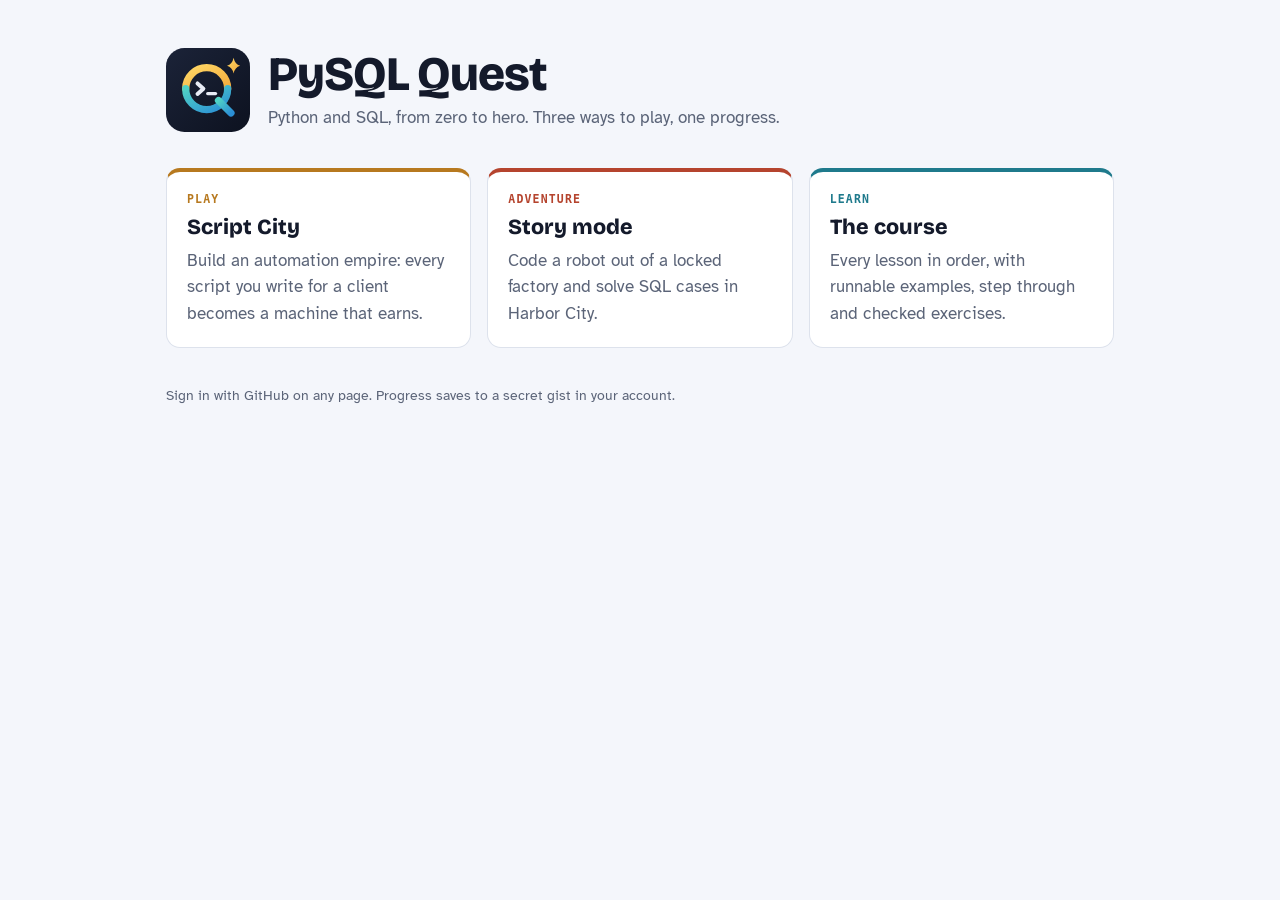
<file: docs/index.html>
<!doctype html>
<html lang="en">
<head>
<meta charset="utf-8">
<meta name="viewport" content="width=device-width,initial-scale=1">
<title>PySQL Quest</title>
<link rel="icon" href="logo.svg" type="image/svg+xml">
<link rel="stylesheet" href="https://fonts.googleapis.com/css2?family=Atkinson+Hyperlegible:wght@400;700&family=Bricolage+Grotesque:opsz,wght@12..96,700;12..96,800&display=swap">
<style>
:root{--bg:#F4F6FB;--surface:#fff;--ink:#141A2B;--muted:#5B6478;--line:#DDE2EC;--py:#B7791F;--sql:#1F7A8C;--auto:#B5442E}
@media (prefers-color-scheme:dark){:root{--bg:#0E1322;--surface:#161D30;--ink:#E8ECF5;--muted:#9AA4B8;--line:#273149;--py:#F2C14E;--sql:#4FD1C5;--auto:#F07264}}
*{box-sizing:border-box}
body{margin:0;background:var(--bg);color:var(--ink);font:17px/1.55 "Atkinson Hyperlegible",system-ui,sans-serif}
main{max-width:980px;margin:0 auto;padding:48px 16px}
header{display:flex;align-items:center;gap:18px;margin-bottom:36px}
header svg{width:84px;height:84px;flex:none}
h1{font:800 clamp(2rem,6vw,3rem)/1.05 "Bricolage Grotesque",sans-serif;margin:0;letter-spacing:-.02em}
header p{margin:6px 0 0;color:var(--muted)}
.grid{display:grid;grid-template-columns:repeat(auto-fit,minmax(260px,1fr));gap:16px}
a.card{display:grid;gap:8px;align-content:start;background:var(--surface);border:1px solid var(--line);border-top:4px solid var(--c);border-radius:14px;padding:20px;color:inherit;text-decoration:none;transition:transform .15s,box-shadow .15s}
a.card:hover,a.card:focus-visible{transform:translateY(-3px);box-shadow:0 12px 30px rgba(0,0,0,.12)}
.card small{font:700 .72rem ui-monospace,Consolas,monospace;letter-spacing:.1em;text-transform:uppercase;color:var(--c)}
.card b{font:800 1.35rem "Bricolage Grotesque",sans-serif}
.card span{color:var(--muted)}
footer{margin-top:36px;color:var(--muted);font-size:.9rem}
</style>
</head>
<body>
<main>
  <header><svg xmlns="http://www.w3.org/2000/svg" viewBox="0 0 256 256" role="img" aria-label="PySQL Quest">
  <defs>
    <linearGradient id="bg" x1="0" y1="0" x2="1" y2="1"><stop offset="0" stop-color="#1B2338"/><stop offset="1" stop-color="#0D1220"/></linearGradient>
    <linearGradient id="py" x1="0" y1="0" x2="1" y2="1"><stop offset="0" stop-color="#FFD866"/><stop offset="1" stop-color="#F2A93B"/></linearGradient>
    <linearGradient id="sq" x1="0" y1="0" x2="1" y2="1"><stop offset="0" stop-color="#4FD1C5"/><stop offset="1" stop-color="#2B8FD6"/></linearGradient>
  </defs>
  <rect width="256" height="256" rx="56" fill="url(#bg)"/>
  <!-- the Q: Python half on top, SQL half below -->
  <path d="M60 124 A64 64 0 0 1 188 124" fill="none" stroke="url(#py)" stroke-width="22" stroke-linecap="round"/>
  <path d="M188 124 A64 64 0 0 1 60 124" fill="none" stroke="url(#sq)" stroke-width="22" stroke-linecap="round"/>
  <!-- the tail of the Q, and a star where the climb ends: zero to hero -->
  <path d="M160 160 L198 198" stroke="url(#sq)" stroke-width="22" stroke-linecap="round"/>
  <path d="M206 30 Q210 50 226 54 Q210 58 206 78 Q202 58 186 54 Q202 50 206 30 Z" fill="url(#py)"/>
  <!-- inside: a prompt and a table row, code meets data -->
  <path d="M96 108 L114 124 L96 140" fill="none" stroke="#E8ECF5" stroke-width="12" stroke-linecap="round" stroke-linejoin="round"/>
  <rect x="122" y="134" width="34" height="10" rx="5" fill="#E8ECF5"/>
</svg><div><h1>PySQL Quest</h1><p>Python and SQL, from zero to hero. Three ways to play, one progress.</p></div></header>
  <div class="grid">
    <a class="card" href="city.html" style="--c:var(--py)"><small>Play</small><b>Script City</b><span>Build an automation empire: every script you write for a client becomes a machine that earns.</span></a>
    <a class="card" href="story.html" style="--c:var(--auto)"><small>Adventure</small><b>Story mode</b><span>Code a robot out of a locked factory and solve SQL cases in Harbor City.</span></a>
    <a class="card" href="course.html" style="--c:var(--sql)"><small>Learn</small><b>The course</b><span>Every lesson in order, with runnable examples, step through and checked exercises.</span></a>
  </div>
  <footer>Sign in with GitHub on any page. Progress saves to a secret gist in your account.</footer>
</main>
</body>
</html>
</file>
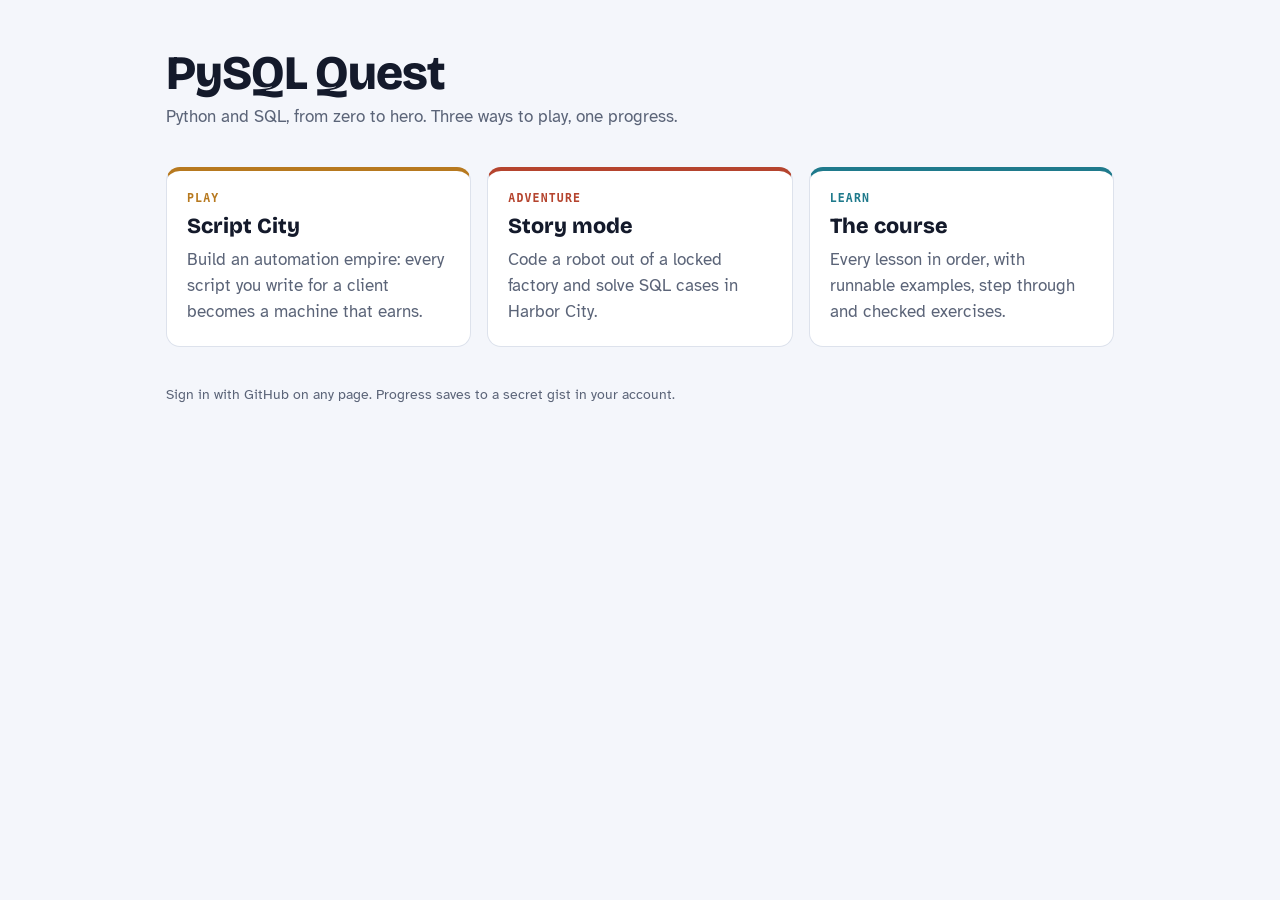
<file: landing.html>
<!doctype html>
<html lang="en">
<head>
<meta charset="utf-8">
<meta name="viewport" content="width=device-width,initial-scale=1">
<title>PySQL Quest</title>
<link rel="icon" href="logo.svg" type="image/svg+xml">
<link rel="stylesheet" href="https://fonts.googleapis.com/css2?family=Atkinson+Hyperlegible:wght@400;700&family=Bricolage+Grotesque:opsz,wght@12..96,700;12..96,800&display=swap">
<style>
:root{--bg:#F4F6FB;--surface:#fff;--ink:#141A2B;--muted:#5B6478;--line:#DDE2EC;--py:#B7791F;--sql:#1F7A8C;--auto:#B5442E}
@media (prefers-color-scheme:dark){:root{--bg:#0E1322;--surface:#161D30;--ink:#E8ECF5;--muted:#9AA4B8;--line:#273149;--py:#F2C14E;--sql:#4FD1C5;--auto:#F07264}}
*{box-sizing:border-box}
body{margin:0;background:var(--bg);color:var(--ink);font:17px/1.55 "Atkinson Hyperlegible",system-ui,sans-serif}
main{max-width:980px;margin:0 auto;padding:48px 16px}
header{display:flex;align-items:center;gap:18px;margin-bottom:36px}
header svg{width:84px;height:84px;flex:none}
h1{font:800 clamp(2rem,6vw,3rem)/1.05 "Bricolage Grotesque",sans-serif;margin:0;letter-spacing:-.02em}
header p{margin:6px 0 0;color:var(--muted)}
.grid{display:grid;grid-template-columns:repeat(auto-fit,minmax(260px,1fr));gap:16px}
a.card{display:grid;gap:8px;align-content:start;background:var(--surface);border:1px solid var(--line);border-top:4px solid var(--c);border-radius:14px;padding:20px;color:inherit;text-decoration:none;transition:transform .15s,box-shadow .15s}
a.card:hover,a.card:focus-visible{transform:translateY(-3px);box-shadow:0 12px 30px rgba(0,0,0,.12)}
.card small{font:700 .72rem ui-monospace,Consolas,monospace;letter-spacing:.1em;text-transform:uppercase;color:var(--c)}
.card b{font:800 1.35rem "Bricolage Grotesque",sans-serif}
.card span{color:var(--muted)}
footer{margin-top:36px;color:var(--muted);font-size:.9rem}
</style>
</head>
<body>
<main>
  <header><!--LOGO--><div><h1>PySQL Quest</h1><p>Python and SQL, from zero to hero. Three ways to play, one progress.</p></div></header>
  <div class="grid">
    <a class="card" href="city.html" style="--c:var(--py)"><small>Play</small><b>Script City</b><span>Build an automation empire: every script you write for a client becomes a machine that earns.</span></a>
    <a class="card" href="story.html" style="--c:var(--auto)"><small>Adventure</small><b>Story mode</b><span>Code a robot out of a locked factory and solve SQL cases in Harbor City.</span></a>
    <a class="card" href="course.html" style="--c:var(--sql)"><small>Learn</small><b>The course</b><span>Every lesson in order, with runnable examples, step through and checked exercises.</span></a>
  </div>
  <footer>Sign in with GitHub on any page. Progress saves to a secret gist in your account.</footer>
</main>
</body>
</html>
</file>
